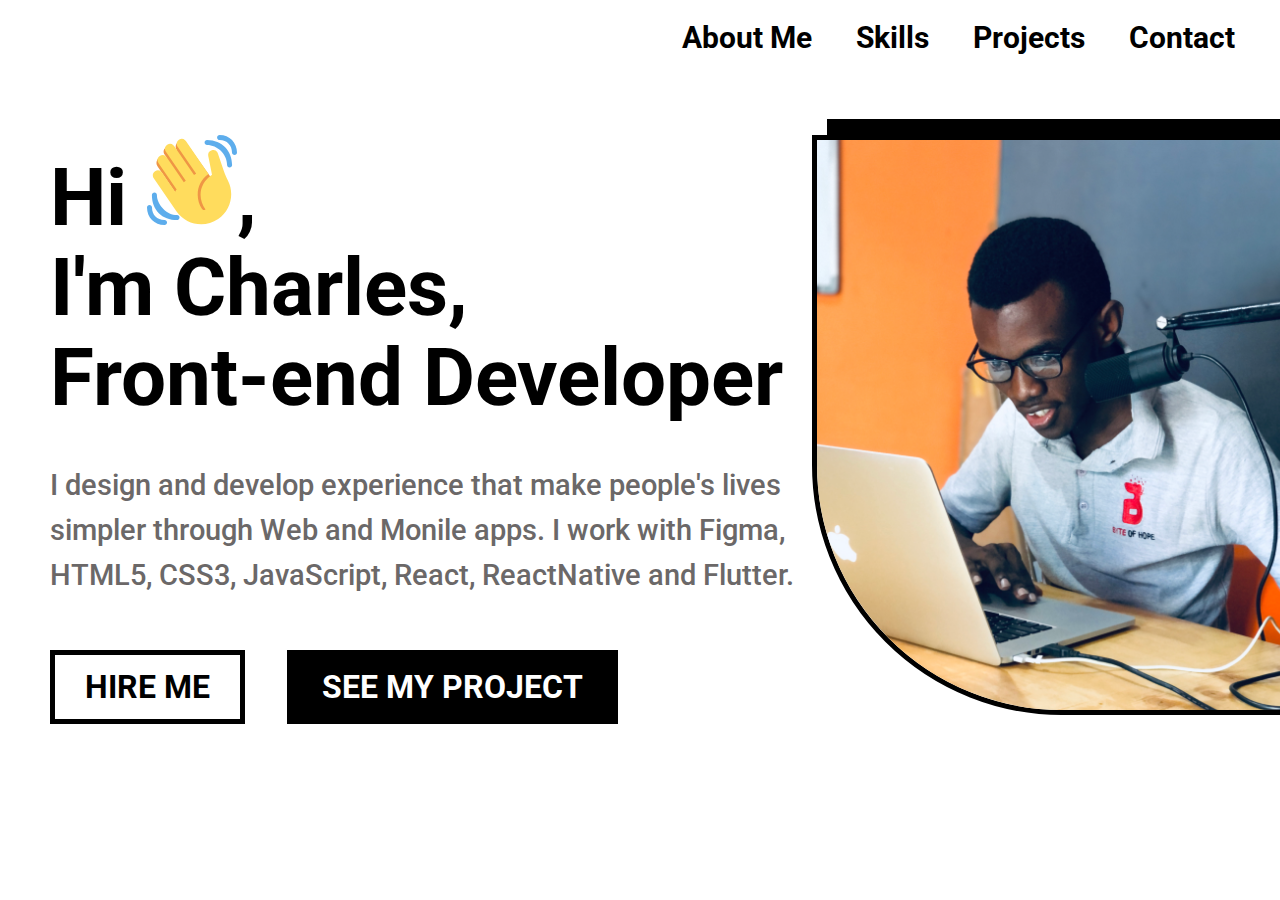
<file: index.html>
<!DOCTYPE html>
<html>
    <head>
        <link rel="stylesheet" href="style.css">
        <link rel="preconnect" href="https://fonts.googleapis.com">
<link rel="preconnect" href="https://fonts.gstatic.com" crossorigin>
<link href="https://fonts.googleapis.com/css2?family=Raleway:wght@100&family=Roboto:ital,wght@0,100;0,300;0,400;0,500;0,700;0,900;1,100;1,300;1,400;1,500;1,700;1,900&display=swap" rel="stylesheet">
    </head>
    <body> 
         <div class="container">
                <header>
                <div class="nav-bar">
                    <ul>
                        <li><a href="#">About Me</a></li>
                        <li><a href="#">Skills</a></li>
                        <li><a href="#">Projects</a></li>
                        <li><a href="#">Contact</a></li>
                    </ul>
                </div>
                </header>
                 <div class="container1">  

                    <div class="content">
                    
                        <h1>Hi
                             <svg xmlns="http://www.w3.org/2000/svg" width="90" height="90" viewBox="0 0 90 90" fill="none">
                            <path d="M12.1666 22.7895C14.5194 21.1451 18.066 21.4605 20.1785 23.205L17.7557 19.6834C15.8059 16.9027 16.5042 13.8942 19.2874 11.9419C22.0707 9.99711 29.9574 15.2257 29.9574 15.2257C27.9901 12.4174 28.358 8.85828 31.1663 6.88848C33.9746 4.92619 37.8491 5.60448 39.8164 8.41776L65.8968 45.2607L62.5729 77.4858L34.8331 67.369L10.6374 31.4947C8.65254 28.6689 9.33834 24.7718 12.1666 22.7895Z" fill="#EF9645"/> 
                             <path d="M6.74521 43.2857C6.74521 43.2857 3.91191 39.1559 8.04423 36.3251C12.1715 33.4943 15.0023 37.6216 15.0023 37.6216L28.1452 56.789C28.5982 56.0331 29.0938 55.2872 29.6469 54.5514L11.4057 27.9528C11.4057 27.9528 8.57485 23.8255 12.7047 20.9947C16.832 18.1639 19.6628 22.2912 19.6628 22.2912L36.8203 47.3129C37.4585 46.7923 38.1118 46.2692 38.7851 45.7561L18.8944 16.7448C18.8944 16.7448 16.0636 12.6174 20.1934 9.78664C24.3207 6.95584 27.1515 11.0832 27.1515 11.0832L47.0422 40.0895C47.7731 39.6415 48.4964 39.2535 49.2223 38.843L30.6306 11.7314C30.6306 11.7314 27.7998 7.6041 31.9271 4.7733C36.0544 1.94249 38.8852 6.06981 38.8852 6.06981L58.5431 34.7383L61.5316 39.0983C49.1472 47.5933 47.9683 63.5744 55.0441 73.8939C56.4582 75.9588 58.5231 74.5447 58.5231 74.5447C50.0307 62.1577 52.6237 48.239 65.0107 39.7466L61.3589 21.4703C61.3589 21.4703 59.9948 16.6547 64.808 15.2881C69.6236 13.924 70.9902 18.7396 70.9902 18.7396L75.2076 31.2642C76.8795 36.23 78.6591 41.1783 81.0144 45.8587C87.6646 59.0741 83.6925 75.4983 71.1529 84.1008C57.4744 93.4793 38.7751 89.9927 29.3941 76.3168L6.74521 43.2857Z" fill="#FFDC5D"/>
                             <path d="M30.0351 80.0934C20.0234 80.0934 9.90662 69.9766 9.90662 59.9649C9.90662 58.5808 8.89294 57.462 7.50882 57.462C6.12471 57.462 4.90078 58.5808 4.90078 59.9649C4.90078 74.9824 15.0176 85.0992 30.0351 85.0992C31.4192 85.0992 32.538 83.8753 32.538 82.4912C32.538 81.1071 31.4192 80.0934 30.0351 80.0934Z" fill="#5DADEC"/>
                             <path d="M17.5204 84.9942C10.0117 84.9942 5.00584 79.9884 5.00584 72.4796C5.00584 71.0955 3.88703 69.9767 2.50292 69.9767C1.11881 69.9767 0 71.0955 0 72.4796C0 82.4913 7.50876 90.0001 17.5204 90.0001C18.9046 90.0001 20.0234 88.8813 20.0234 87.4971C20.0234 86.113 18.9046 84.9942 17.5204 84.9942ZM60.0701 4.90078C58.6885 4.90078 57.5672 6.02209 57.5672 7.4037C57.5672 8.78531 58.6885 9.90662 60.0701 9.90662C70.0818 9.90662 80.0934 18.8896 80.0934 29.93C80.0934 31.3116 81.2148 32.4329 82.5964 32.4329C83.978 32.4329 85.0993 31.3116 85.0993 29.93C85.0993 16.1289 75.0876 4.90078 60.0701 4.90078Z" fill="#5DADEC"/>
                             <path d="M72.5847 0C71.2031 0 70.0818 1.01619 70.0818 2.3978C70.0818 3.77941 71.2031 5.00584 72.5847 5.00584C80.0935 5.00584 84.9942 10.5748 84.9942 17.4153C84.9942 18.7969 86.2181 19.9182 87.6022 19.9182C88.9863 19.9182 90 18.7969 90 17.4153C90 7.81161 82.5964 0 72.5847 0Z" fill="#5DADEC"/>
                            </svg>, 
                        </h1>
                        <h1>I'm Charles,</h1>
                        <h1>Front-end Developer</h1> 
            
                        <p>I design and develop experience that make people's lives simpler through Web and Monile apps. I work with Figma, HTML5, CSS3, JavaScript, React, ReactNative and Flutter.</p>
            
                         <div class="call">
                         <a href="#" class="btn">HIRE ME</a>
                         <a href="#" class="btn btn2">SEE MY PROJECT</a>
                        </div>
            
                    </div>  
        
                    <div class="image-section">
                        <img src="images/me.png" alt="smiling boy">
                        <div class="black-box"></div>
                    </div>
        
                </div>
            </div>    
    </body>
</html>
</file>
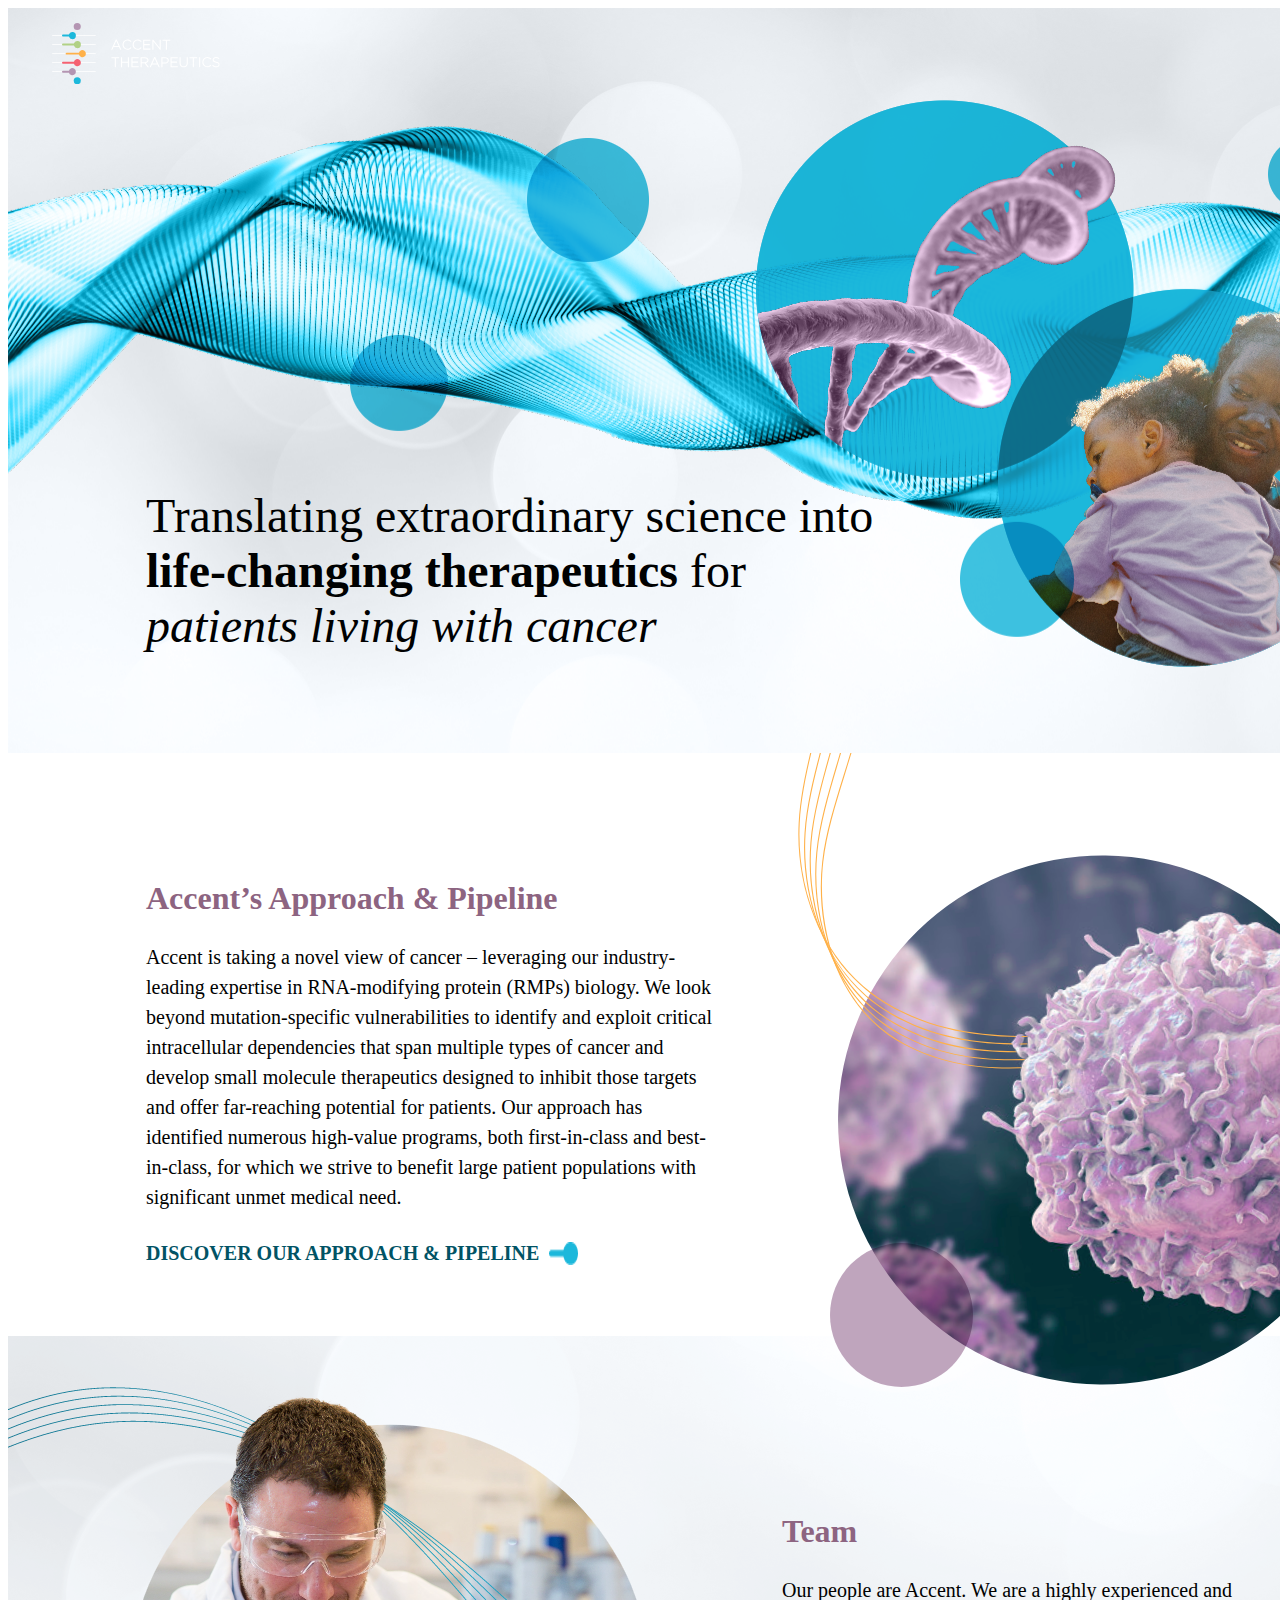
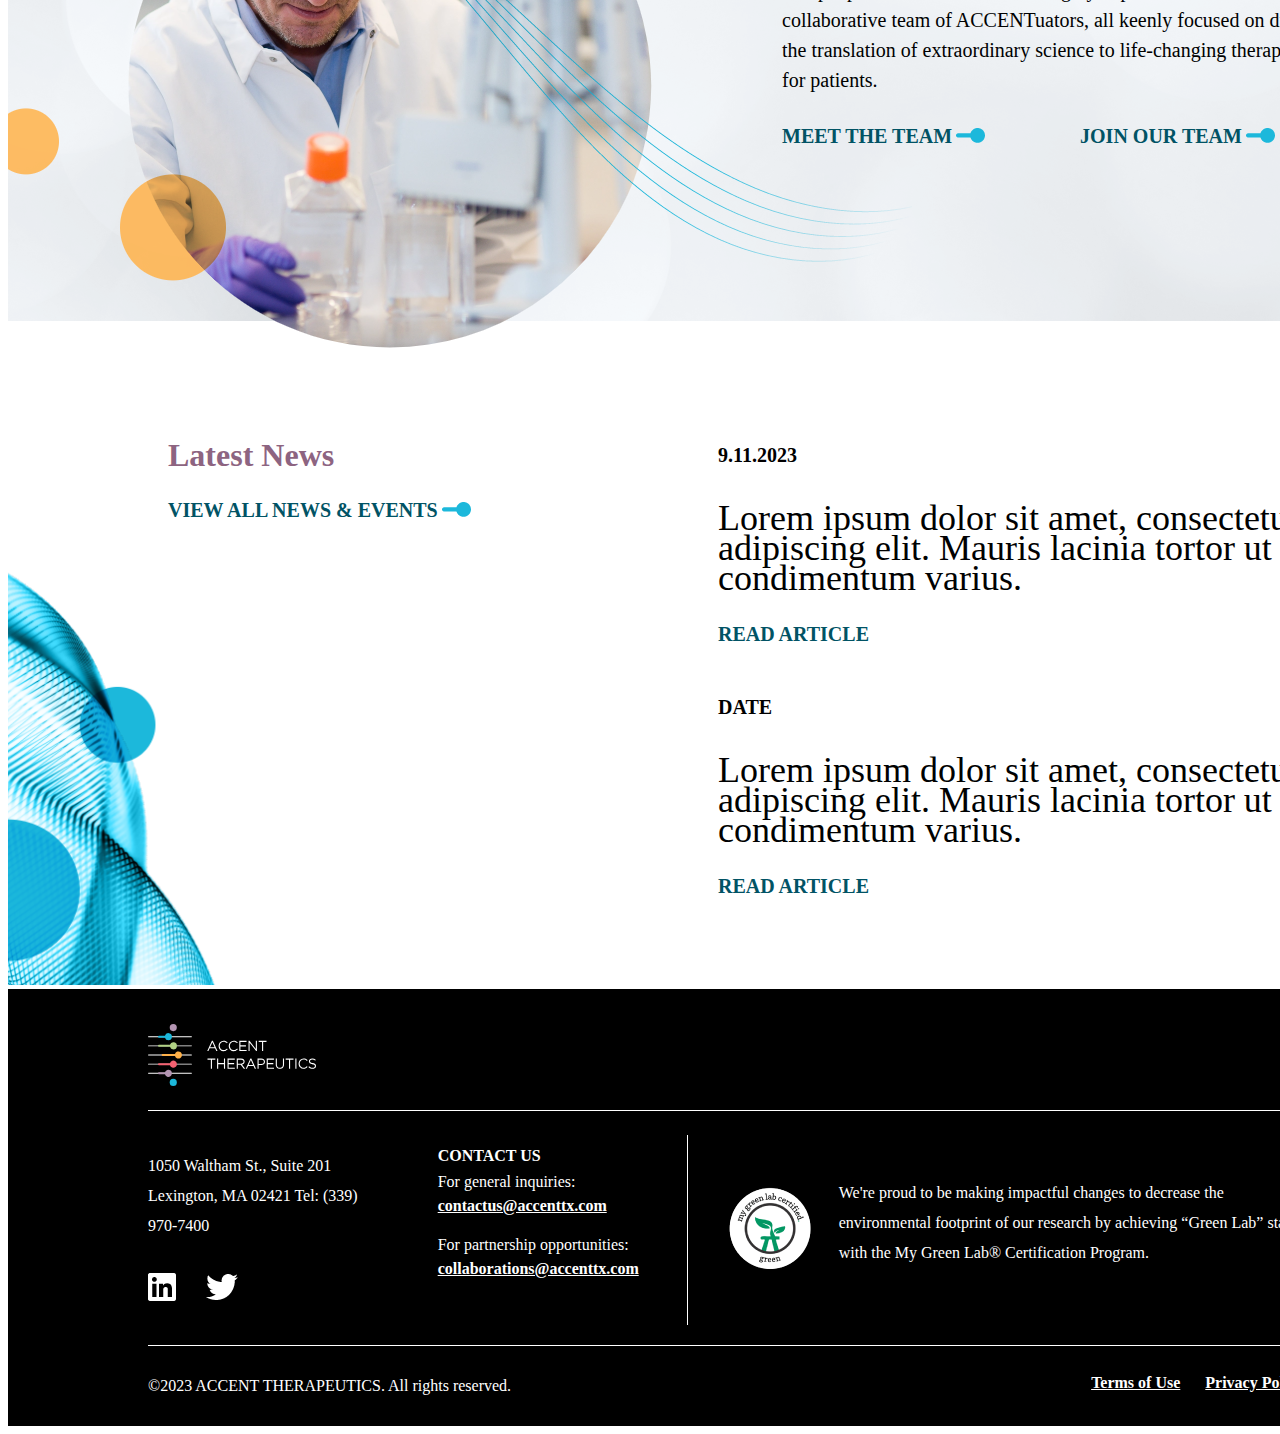
<file: AccentTx.html>
<!DOCTYPE html>
<html lang="en">

<head>
    <meta charset="UTF-8">
    <meta name="viewport" content="width=device-width, initial-scale=1.0">
    <link rel="preconnect" href="https://fonts.googleapis.com">
    <link rel="preconnect" href="https://fonts.gstatic.com" crossorigin>
    <link
        href="https://fonts.googleapis.com/css2?family=Montserrat:ital,wght@0,100;0,200;0,300;0,400;0,500;0,600;0,700;0,800;0,900;1,100;1,200;1,300;1,400;1,500;1,600;1,700;1,800;1,900&family=Raleway:wght@100&family=Roboto:ital,wght@0,100;0,300;0,400;0,500;0,700;0,900;1,100;1,300;1,400;1,500;1,700;1,900&display=swap"
        rel="stylesheet">
    <link rel="stylesheet" href="AccentTx.css">
    <title>Home Page</title>
</head>

<body>
    <div class="container">
        <div class="hero-section">
            <header class="nav-bar">
                <div class="media">
                    <svg xmlns="http://www.w3.org/2000/svg" xmlns:xlink="http://www.w3.org/1999/xlink" width="167.737"
                        height="61.28" viewBox="0 0 167.737 61.28">
                        <defs>
                            <clipPath id="clip-path">
                                <rect id="Rectangle_3505" data-name="Rectangle 3505" width="167.737" height="61.28"
                                    fill="none" />
                            </clipPath>
                        </defs>
                        <g id="AccentTX_Full_Color_Logo" data-name="AccentTX Full Color Logo"
                            transform="translate(0 0)">
                            <g id="Group_15520" data-name="Group 15520" transform="translate(0 0)"
                                clip-path="url(#clip-path)">
                                <path id="Path_1248" data-name="Path 1248"
                                    d="M.415,26.214a.415.415,0,0,1,0-.831h43.04a.415.415,0,1,1,0,.831Z"
                                    transform="translate(0 -13.218)" fill="#fff" fill-rule="evenodd" />
                                <path id="Path_1249" data-name="Path 1249"
                                    d="M.415,45.056a.415.415,0,0,1,0-.831h43.04a.415.415,0,1,1,0,.831Z"
                                    transform="translate(0 -23.03)" fill="#fff" fill-rule="evenodd" />
                                <path id="Path_1250" data-name="Path 1250"
                                    d="M.415,63.9a.415.415,0,0,1,0-.831h43.04a.415.415,0,1,1,0,.831Z"
                                    transform="translate(0 -32.842)" fill="#fff" fill-rule="evenodd" />
                                <path id="Path_1251" data-name="Path 1251"
                                    d="M.415,82.74a.415.415,0,0,1,0-.831h43.04a.415.415,0,1,1,0,.831Z"
                                    transform="translate(0 -42.654)" fill="#fff" fill-rule="evenodd" />
                                <path id="Path_1252" data-name="Path 1252"
                                    d="M.415,101.581a.415.415,0,0,1,0-.831h43.04a.415.415,0,1,1,0,.831Z"
                                    transform="translate(0 -52.466)" fill="#fff" fill-rule="evenodd" />
                                <path id="Path_1253" data-name="Path 1253"
                                    d="M48.788,113.051a3.55,3.55,0,1,0,3.55,3.55,3.55,3.55,0,0,0-3.55-3.55"
                                    transform="translate(-23.558 -58.872)" fill="#1cb8db" fill-rule="evenodd" />
                                <path id="Path_1254" data-name="Path 1254"
                                    d="M45.237,3.55A3.551,3.551,0,1,0,48.787,0a3.55,3.55,0,0,0-3.55,3.55"
                                    transform="translate(-23.557 0)" fill="#b495b2" fill-rule="evenodd" />
                                <path id="Path_1255" data-name="Path 1255"
                                    d="M32.772,79.909a3.551,3.551,0,1,0,0-1.983H21.834a.991.991,0,1,0,0,1.983Z"
                                    transform="translate(-10.854 -39.248)" fill="#f56171" fill-rule="evenodd" />
                                <path id="Path_1256" data-name="Path 1256"
                                    d="M41.716,61.067a3.551,3.551,0,1,0,0-1.983H29.4a.991.991,0,1,0,0,1.983Z"
                                    transform="translate(-14.795 -29.435)" fill="#ffb149" fill-rule="evenodd" />
                                <path id="Path_1257" data-name="Path 1257"
                                    d="M36.183,44.785a3.55,3.55,0,1,0-3.41-4.542H21.834a.991.991,0,1,0,0,1.983H32.772a3.552,3.552,0,0,0,3.41,2.559"
                                    transform="translate(-10.854 -19.624)" fill="#b1d185" fill-rule="evenodd" />
                                <path id="Path_1258" data-name="Path 1258"
                                    d="M31.181,25.943a3.55,3.55,0,1,0-3.41-4.542H21.834a.991.991,0,0,0,0,1.983h5.936a3.553,3.553,0,0,0,3.41,2.559"
                                    transform="translate(-10.854 -9.812)" fill="#1cb8db" fill-rule="evenodd" />
                                <path id="Path_1259" data-name="Path 1259"
                                    d="M27.77,98.75a3.551,3.551,0,1,0,0-1.983H21.834a.991.991,0,1,0,0,1.983Z"
                                    transform="translate(-10.854 -49.059)" fill="#b495b2" fill-rule="evenodd" />
                                <path id="Path_1260" data-name="Path 1260"
                                    d="M131.243,41.91H125.83L124.609,44.6h-1.173l4.654-10.063h.936L133.678,44.6h-1.214Zm8.508,2.853a4.9,4.9,0,0,1-3.564-1.494,4.983,4.983,0,0,1-1.035-1.635,5.45,5.45,0,0,1-.37-2.006V39.6a5.332,5.332,0,0,1,.377-1.993,5.246,5.246,0,0,1,1.04-1.646,4.842,4.842,0,0,1,3.579-1.523,5.9,5.9,0,0,1,1.207.114,4.721,4.721,0,0,1,1.008.33,5.24,5.24,0,0,1,.868.507,8.244,8.244,0,0,1,.781.639l.147.136-.783.8-.14-.134a7.424,7.424,0,0,0-.641-.548,3.987,3.987,0,0,0-.7-.425,4.125,4.125,0,0,0-.812-.281,4.077,4.077,0,0,0-.949-.1,3.7,3.7,0,0,0-2.745,1.179,4.119,4.119,0,0,0-.812,1.3,4.371,4.371,0,0,0-.295,1.616V39.6a4.337,4.337,0,0,0,.3,1.622,4.191,4.191,0,0,0,.819,1.31,3.787,3.787,0,0,0,1.221.875,3.656,3.656,0,0,0,1.524.319,3.836,3.836,0,0,0,1.724-.364,5.7,5.7,0,0,0,1.445-1.075l.136-.135.763.741-.145.14a9.1,9.1,0,0,1-.806.694,5.16,5.16,0,0,1-.9.549,5.033,5.033,0,0,1-1.035.357,5.355,5.355,0,0,1-1.211.129m10.125,0a4.893,4.893,0,0,1-3.564-1.494,4.99,4.99,0,0,1-1.035-1.635,5.45,5.45,0,0,1-.37-2.006V39.6a5.323,5.323,0,0,1,.377-1.993,5.246,5.246,0,0,1,1.041-1.646,4.842,4.842,0,0,1,3.579-1.523,5.894,5.894,0,0,1,1.207.114,4.729,4.729,0,0,1,1.008.33,5.323,5.323,0,0,1,.869.507,8.224,8.224,0,0,1,.78.639l.148.136-.783.8-.14-.133a7.759,7.759,0,0,0-.641-.549,4,4,0,0,0-.7-.425,4.141,4.141,0,0,0-.813-.281,4.03,4.03,0,0,0-.949-.1,3.7,3.7,0,0,0-2.744,1.179,4.12,4.12,0,0,0-.812,1.3,4.381,4.381,0,0,0-.3,1.616V39.6a4.347,4.347,0,0,0,.3,1.622,4.2,4.2,0,0,0,.819,1.31,3.792,3.792,0,0,0,1.221.875,3.659,3.659,0,0,0,1.524.319,3.832,3.832,0,0,0,1.723-.364,5.618,5.618,0,0,0,1.445-1.074l.136-.136.763.741-.145.14a9.1,9.1,0,0,1-.806.694,5.129,5.129,0,0,1-.9.549,5.047,5.047,0,0,1-1.034.357,5.351,5.351,0,0,1-1.21.129m6.685-9.123v3.408h5.5v1.036h-5.5v3.477h6.188V44.6h-7.292V34.6h7.223V35.64Zm15.386,6.953V34.6h1.077V44.6H172.2l-6.473-8.167V44.6h-1.077V34.6h.962Zm6.2-6.953H174.8V34.6h7.8V35.64h-3.347V44.6h-1.1ZM127.031,53.157h-3.348V52.12h7.8v1.036h-3.347v8.959h-1.1Zm7.333,3.423h5.755V52.12h1.1v9.995h-1.1v-4.5h-5.755v4.5h-1.1V52.12h1.1Zm10.427-3.423v3.409h5.5V57.6h-5.5v3.477h6.188v1.036h-7.292V52.12h7.223v1.036Zm13.288,4.8,3.213,4.159h-1.4l-3.06-3.978h-2.85v3.978h-1.1V52.12h4.229a4.747,4.747,0,0,1,1.646.266,3.283,3.283,0,0,1,1.195.738,2.687,2.687,0,0,1,.577.866,2.72,2.72,0,0,1,.207,1.056v.028a2.8,2.8,0,0,1-.23,1.156,2.647,2.647,0,0,1-.637.882,3.261,3.261,0,0,1-.948.591,4.618,4.618,0,0,1-.839.253m11.592,1.47h-5.414l-1.221,2.689h-1.173l4.653-10.063h.936l4.654,10.063h-1.214Zm5.069-.892v3.581h-1.1V52.12h3.68a5.157,5.157,0,0,1,1.5.208,3.541,3.541,0,0,1,1.189.61,2.812,2.812,0,0,1,.788.987,3.037,3.037,0,0,1,.28,1.327v.027a3.038,3.038,0,0,1-.324,1.421,3,3,0,0,1-.872,1.026,3.831,3.831,0,0,1-1.258.608,5.462,5.462,0,0,1-1.486.2Zm9.164-5.378v3.409h5.5V57.6h-5.5v3.477h6.188v1.036H182.8V52.12h7.224v1.036Zm12.07,9.11a4.736,4.736,0,0,1-1.653-.28A3.646,3.646,0,0,1,193,61.146a3.8,3.8,0,0,1-.861-1.366,5.277,5.277,0,0,1-.3-1.852V52.12h1.105v5.739a3.611,3.611,0,0,0,.8,2.508A2.932,2.932,0,0,0,196,61.23a3.56,3.56,0,0,0,1.248-.208,2.461,2.461,0,0,0,.935-.61,2.778,2.778,0,0,0,.6-1.027A4.5,4.5,0,0,0,199,57.927V52.12h1.1v5.725a5.5,5.5,0,0,1-.3,1.885,3.88,3.88,0,0,1-.854,1.393,3.6,3.6,0,0,1-1.312.855,4.663,4.663,0,0,1-1.667.288m9.105-9.11h-3.347V52.12h7.8v1.036h-3.348v8.959h-1.1ZM211.4,52.12h1.1v9.995h-1.1Zm8.208,10.16a4.884,4.884,0,0,1-3.564-1.494,4.983,4.983,0,0,1-1.035-1.634,5.451,5.451,0,0,1-.37-2.007v-.027a5.326,5.326,0,0,1,.377-1.994,5.25,5.25,0,0,1,1.04-1.646,4.84,4.84,0,0,1,3.579-1.523,5.9,5.9,0,0,1,1.207.114,4.733,4.733,0,0,1,1.009.329,5.337,5.337,0,0,1,.869.507,8.039,8.039,0,0,1,.78.639l.147.137-.783.8-.14-.134a7.516,7.516,0,0,0-.641-.548,3.973,3.973,0,0,0-.7-.425,4.157,4.157,0,0,0-.812-.281,4.083,4.083,0,0,0-.949-.1,3.7,3.7,0,0,0-2.744,1.179,4.145,4.145,0,0,0-.812,1.3,4.383,4.383,0,0,0-.3,1.616v.027a4.343,4.343,0,0,0,.3,1.621,4.2,4.2,0,0,0,.819,1.312,3.777,3.777,0,0,0,1.221.874,3.649,3.649,0,0,0,1.524.319,3.834,3.834,0,0,0,1.723-.363,5.68,5.68,0,0,0,1.445-1.075l.137-.136.762.741-.145.141a8.885,8.885,0,0,1-.806.694,5.146,5.146,0,0,1-.9.549,5.02,5.02,0,0,1-1.034.357,5.382,5.382,0,0,1-1.211.128M230.443,58.4a2.913,2.913,0,0,0-.777-.416,8.388,8.388,0,0,0-1.314-.354,9.3,9.3,0,0,1-1.513-.428,3.867,3.867,0,0,1-1.062-.594,2.136,2.136,0,0,1-.624-.823,2.693,2.693,0,0,1-.194-1.05V54.7a2.37,2.37,0,0,1,.254-1.084,2.727,2.727,0,0,1,.694-.864,3.268,3.268,0,0,1,1.037-.57,4.016,4.016,0,0,1,1.3-.2,5.314,5.314,0,0,1,1.873.3,5.693,5.693,0,0,1,1.542.91l.152.122-.7.872-.153-.131a4.293,4.293,0,0,0-1.317-.8,4.234,4.234,0,0,0-1.422-.235,2.877,2.877,0,0,0-.906.134,2.2,2.2,0,0,0-.68.358,1.541,1.541,0,0,0-.422.511,1.351,1.351,0,0,0-.143.612v.027a1.76,1.76,0,0,0,.1.624,1.163,1.163,0,0,0,.367.481,2.85,2.85,0,0,0,.8.427,9.156,9.156,0,0,0,1.37.376,5.87,5.87,0,0,1,2.5,1.01,2.279,2.279,0,0,1,.81,1.829v.028a2.572,2.572,0,0,1-.26,1.149,2.688,2.688,0,0,1-.71.9,3.275,3.275,0,0,1-1.065.569,4.284,4.284,0,0,1-1.343.2,5.589,5.589,0,0,1-2.153-.4,6.545,6.545,0,0,1-1.846-1.187l-.144-.128.727-.834.148.138a6.515,6.515,0,0,0,.766.62,4.186,4.186,0,0,0,.767.42,4.3,4.3,0,0,0,.827.249,4.9,4.9,0,0,0,.95.085,3.056,3.056,0,0,0,.928-.134,2.169,2.169,0,0,0,.7-.364,1.654,1.654,0,0,0,.442-.541,1.461,1.461,0,0,0,.157-.672v-.028a1.7,1.7,0,0,0-.1-.615,1.137,1.137,0,0,0-.365-.466M130.764,40.873l-2.221-4.889-2.233,4.889Zm23.218,12.283V57.1h3.042a3.774,3.774,0,0,0,1.063-.143,2.521,2.521,0,0,0,.822-.4,1.85,1.85,0,0,0,.529-.623,1.792,1.792,0,0,0,.19-.838v-.027a1.658,1.658,0,0,0-.645-1.386,3.112,3.112,0,0,0-1.917-.524Zm15.21,5.233L166.97,53.5l-2.233,4.889Zm5.547-5.233V57.5h2.438a4.031,4.031,0,0,0,1.164-.155,2.619,2.619,0,0,0,.875-.444,2.012,2.012,0,0,0,.557-.686,1.975,1.975,0,0,0,.2-.892v-.028a2.108,2.108,0,0,0-.193-.929,1.809,1.809,0,0,0-.54-.655,2.587,2.587,0,0,0-.855-.41,4.1,4.1,0,0,0-1.126-.143Z"
                                    transform="translate(-64.28 -17.934)" fill="#fff" fill-rule="evenodd" />
                            </g>
                        </g>
                    </svg>

                    <!-- <img src="images/AccentTX Full Color Logo.svg" alt=""> -->
                </div>
                <div class="content">
                    <h1>Translating extraordinary science into <span class="hero-section-span">life-changing
                            therapeutics</span> for <span style="font-style: italic;">patients living with cancer</span>
                    </h1>
                </div>
            </header>
        </div>

        <!-- main content -->
        <div class="content">
            <div class="approach-pipeline">
                <div class="col-1">
                    <h2>Accent’s Approach & Pipeline</h2>
                    <p>Accent is taking a novel view of cancer – leveraging our industry-leading expertise in
                        RNA-modifying protein (RMPs) biology. We look beyond mutation-specific vulnerabilities to
                        identify and exploit critical intracellular dependencies that span multiple types of cancer and
                        develop small molecule therapeutics designed to inhibit those targets and offer far-reaching
                        potential for patients. Our approach has identified numerous high-value programs, both
                        first-in-class and best-in-class, for which we strive to benefit large patient populations with
                        significant unmet medical need.</p>
                    <div class="call">
                        <a href="#">DISCOVER OUR APPROACH & PIPELINE</a>
                        <img src="images/Path 19351.png" alt="">
                    </div>
                </div>
                <div class="col-2">
                    <div class="media">
                        <img src="images/SciencePhoto-f0343347_Cell-Homepage_Desktop.png" alt="">
                    </div>
                </div>

            </div>
            <!--team  -->
            <div class="team">
                <div class="col-1">
                    <div class="media">
                        <img src="images/Team Image.png" alt="">
                    </div>
                </div>
                <div class="col-2">
                    <h2>Team</h2>
                    <p>Our people are Accent. We are a highly experienced and collaborative team of ACCENTuators, all
                        keenly focused on driving the translation of extraordinary science to life-changing therapies
                        for patients.</p>
                    <div class="call">
                        <div class="link">
                            <a href="#">MEET THE TEAM</a>
                            <img src="images/Path 19351.png" alt="">
                        </div>
                        <div class="link link-2">
                            <a href="#">JOIN OUR TEAM</a>
                            <img src="images/Path 19351.png" alt="">
                        </div>
                    </div>
                </div>
            </div>


            <!-- latest News -->
            <div class="latest-news">
                <div class="col-1">
                    <div class="media">
                        <img src="images/Wave - News and Events@2x.png" alt="">
                    </div>
                </div>
                <div class="content-col">
                    <div class="col-2">
                        <h2>Latest News</h2>
                        <div class="link">
                            <a href="#">VIEW ALL NEWS & EVENTS</a>
                            <img src="images/Path 19351.png" alt="">
                        </div>
                    </div>
                    <div class="col-3">
                        <div class="row-1">
                            <h5>9.11.2023</h5>
                            <p>Lorem ipsum dolor sit amet, consectetur adipiscing elit. Mauris lacinia tortor ut
                                condimentum varius.</p>
                            <div class="link">
                                <a href="#">READ ARTICLE</a>
                            </div>
                        </div>
                        <div class="row-2">
                            <h5>DATE</h5>
                            <p>Lorem ipsum dolor sit amet, consectetur adipiscing elit. Mauris lacinia tortor ut
                                condimentum varius.</p>
                            <div class="link">
                                <a href="#">READ ARTICLE</a>
                            </div>
                        </div>
                    </div>
                </div>

            </div>
        </div>
        <!-- footer sections  -->
        <div class="content">
            <section class="footer-section ">
                <div class="footer">
                    <div class="col-1">
                        <div class="media">
                            <img src="images/AccentTX Full Color Logo.svg" alt="">
                        </div>
                    </div>
                    <div class="hor-1"></div>
                    <div class="col-2">

                        <div class="row-1">
                            <p>1050 Waltham St., Suite 201
                                Lexington, MA 02421
                                Tel: (339) 970-7400</p>
                            <div class="social">
                                <img src="images/linkedin.png" alt="">
                                <img src="images/twitter.png" alt="">
                            </div>
                        </div>
                        <div class="row-2">
                            <div class="contact">
                                <p style="font-weight: bold;">CONTACT US</p>
                                <p>For general inquiries:</p>
                                <a href="#">contactus@accenttx.com</a>
                            </div>
                            <div class="link">
                                <p>For partnership opportunities:</p>
                                <a href="#" class="mail">collaborations@accenttx.com</a>
                            </div>
                        </div>

                        <div class="row-3"></div>
                        <div class="row-4">
                            <div class="col-1">
                                <div class="logo">
                                    <img src="images/Green Lab Certified_Logo.png" alt="">
                                </div>
                            </div>
                            <div class="col-2">
                                <p>We're proud to be making impactful changes to decrease the environmental footprint of
                                    our research by achieving “Green Lab” status with the My Green Lab® Certification
                                    Program.</p>
                            </div>
                        </div>
                    </div>
                    <div class="hor-2"></div>
                    <div class="col-3">
                        <div class="row-1">
                            <p>©2023 ACCENT THERAPEUTICS. All rights reserved.</p>
                        </div>
                        <div class="row-2">
                            <a href="#">Terms of Use</a>
                            <a href="#">Privacy Policy</a>
                        </div>
                    </div>
                </div>
        </div>

        </section>
    </div>

</body>

</html>
</file>
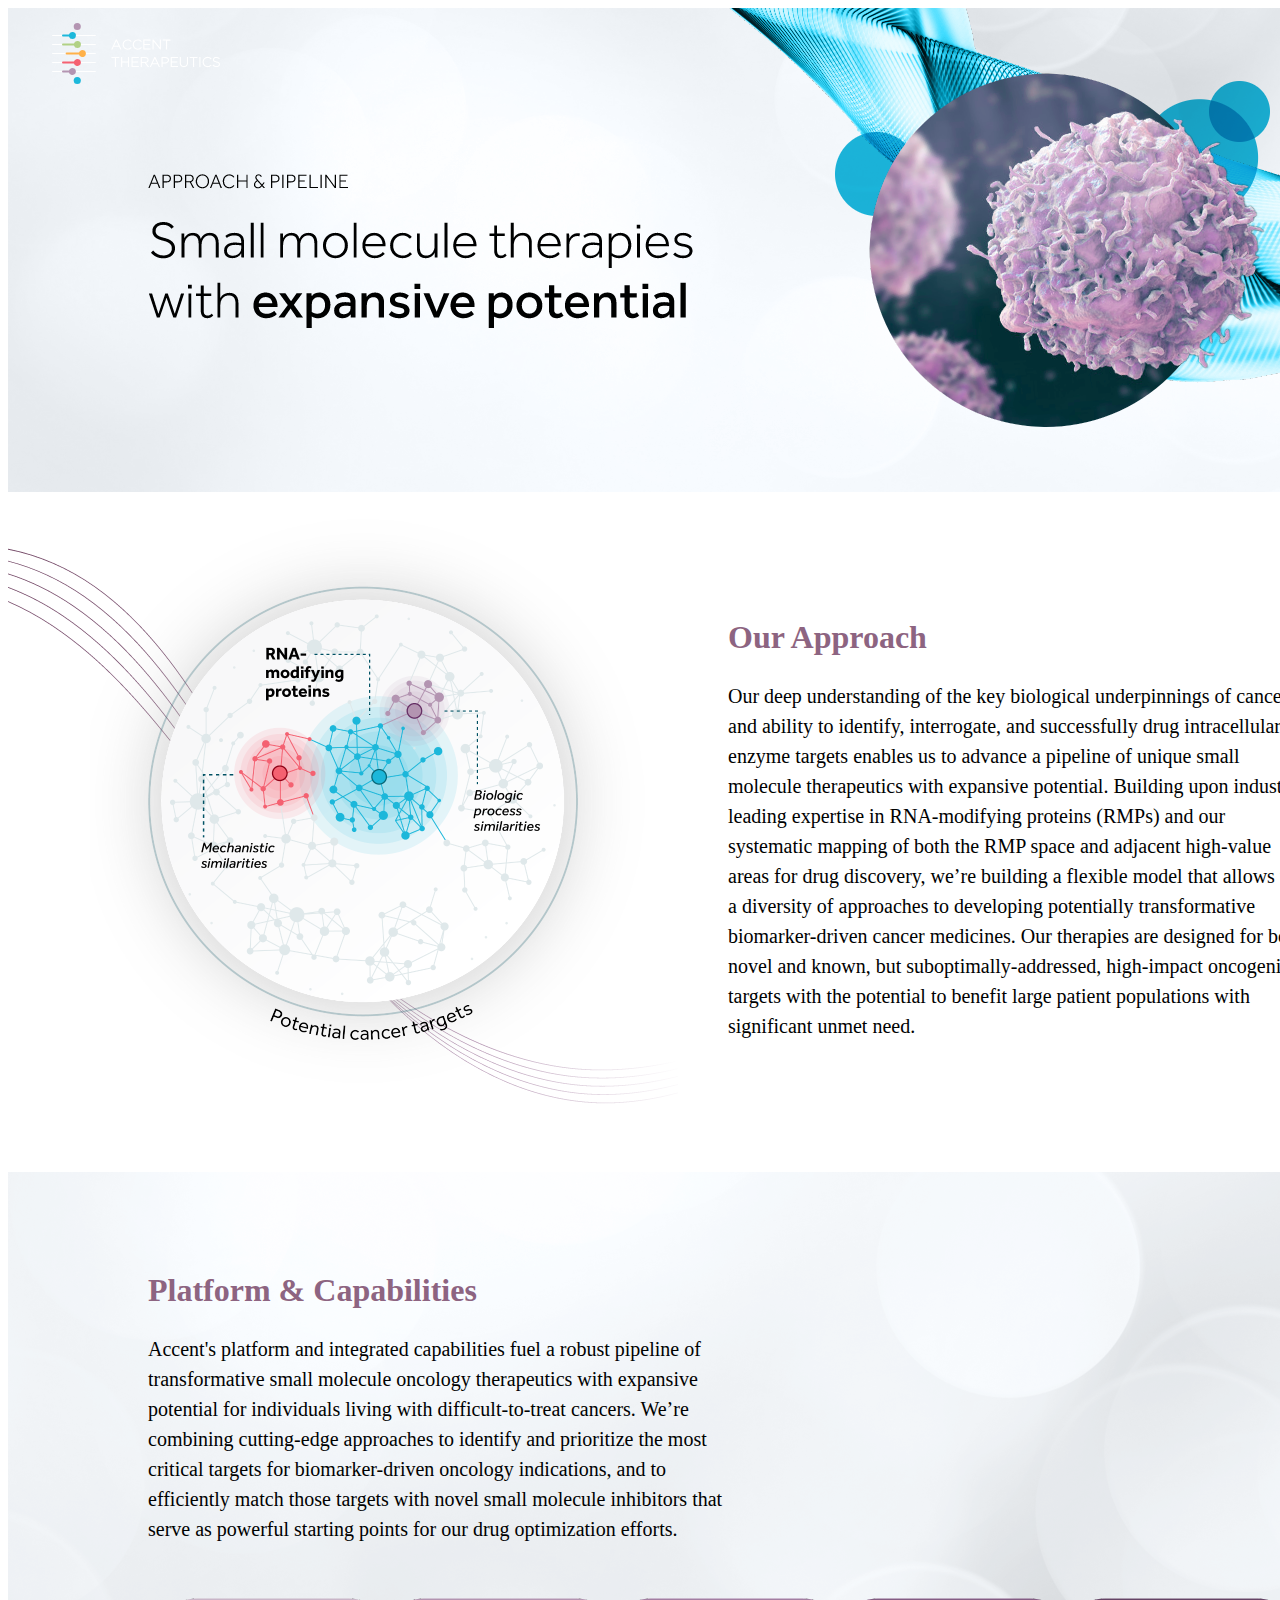
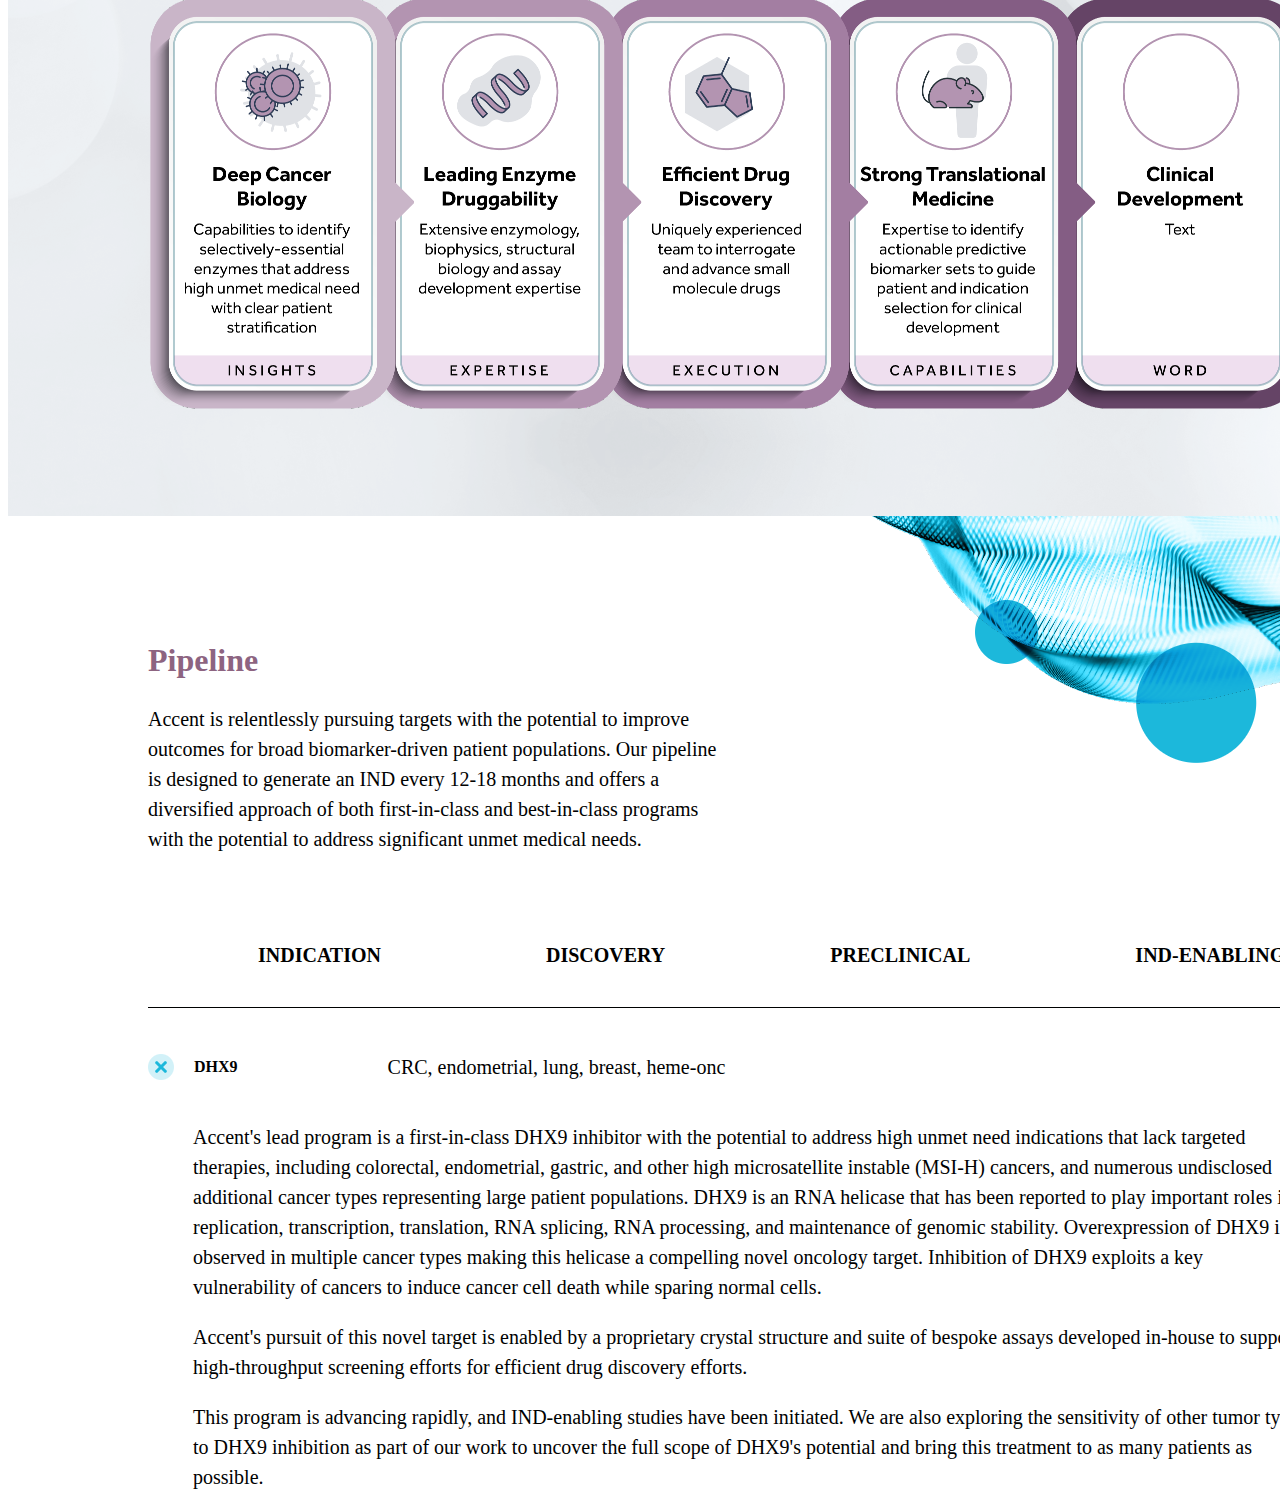
<file: approach.html>
<!DOCTYPE html>
<html lang="en">

<head>
    <meta charset="UTF-8">
    <meta name="viewport" content="width=device-width, initial-scale=1.0">
    <link rel="preconnect" href="https://fonts.googleapis.com">
<link rel="preconnect" href="https://fonts.gstatic.com" crossorigin>
<link href="https://fonts.googleapis.com/css2?family=Montserrat:ital,wght@0,100;0,200;0,300;0,400;0,500;0,600;0,700;0,800;0,900;1,100;1,200;1,300;1,400;1,500;1,600;1,700;1,800&family=Raleway:wght@100&family=Roboto:ital,wght@0,100;0,300;0,400;0,500;0,700;0,900;1,100;1,300;1,400;1,500;1,700;1,900&display=swap" rel="stylesheet">
    <link rel="stylesheet" href="approch.css">
    <title>Approach page</title>
</head>

<body>
   <div class="container">
    <!-- hero-section -->
    <div class="hero-section">
        <div class="nav-bar">
            <div class="media">
                <img src="images/AccentTX Full Color Logo.svg" alt="">
            </div>
        </div>
    </div>
    <!-- our Approach -->
    <div class="our-approach">
        <div class="content">
            <div class="row-1">
                <img src="images/Approach Image.png" alt="">
            </div>
            <div class="row-2">
                <h2>Our Approach</h2>
                <p>Our deep understanding of the key biological underpinnings of cancer and ability to identify, interrogate, and successfully drug intracellular enzyme targets enables us to advance a pipeline of unique small molecule therapeutics with expansive potential. Building upon industry-leading expertise in RNA-modifying proteins (RMPs) and our systematic mapping of both the RMP space and adjacent high-value areas for drug discovery, we’re building a flexible model that allows for a diversity of approaches to developing potentially transformative biomarker-driven cancer medicines. Our therapies are designed for both novel and known, but suboptimally-addressed, high-impact oncogenic targets with the potential to benefit large patient populations with significant unmet need.</p>
            </div>
        </div>
    </div>
    <!-- platform and capabilities -->
    <div class="platform">
        <div class="content">
            <h2>Platform & Capabilities</h2>
            <p>Accent's platform and integrated capabilities fuel a robust pipeline of transformative small molecule oncology therapeutics with expansive potential for individuals living with difficult-to-treat cancers. We’re combining cutting-edge approaches to identify and prioritize the most critical targets for biomarker-driven oncology indications, and to efficiently match those targets with novel small molecule inhibitors that serve as powerful starting points for our drug optimization efforts.</p>
            <div class="media">
                <img src="images/Platform Graphic.png" alt="">
            </div>
        </div>
    </div>
    <!-- pipeline -->
    <div class="pipeline">
        <div class="content">
            <div class="col-1">
                <div class="row-1">
                    <h2>Pipeline</h2>
                    <p>Accent is relentlessly pursuing targets with the potential to improve outcomes for broad biomarker-driven patient populations. Our pipeline is designed to generate an IND every 12-18 months and offers a diversified approach of both first-in-class and best-in-class programs with the potential to address significant unmet medical needs.</p>
                </div>
                <div class="row-2">
                    <img src="images/Wave - Pipeline.png" alt="">
                </div>
            </div>
            <div class="col-2">
                <h3>INDICATION</h3>
                <h3>DISCOVERY</h3>
                <h3>PRECLINICAL</h3>
                <h3>IND-ENABLING</h3>
            </div>
            <div class="col-3"></div>
            <div class="content-drop">
                <div class="col-4">
                    <div class="head">
                          <img src="images/Group 21212.png" alt=""> 
                          <h4>DHX9</h4>
                        <p>CRC, endometrial, lung, breast, heme-onc</p>
                    </div>
                    <div class="discription">
                        
                            <p>Accent's lead program is a first-in-class DHX9 inhibitor with the potential to address high unmet need indications that lack targeted therapies, including colorectal, endometrial, gastric, and other high microsatellite instable (MSI-H) cancers, and numerous undisclosed additional cancer types representing large patient populations. DHX9 is an RNA helicase that has been reported to play important roles in replication, transcription, translation, RNA splicing, RNA processing, and maintenance of genomic stability. Overexpression of DHX9 is observed in multiple cancer types making this helicase a compelling novel oncology target. Inhibition of DHX9 exploits a key vulnerability of cancers to induce cancer cell death while sparing normal cells.</p>
                            <p> Accent's pursuit of this novel target is enabled by a proprietary crystal structure and suite of bespoke assays developed in-house to support high-throughput screening efforts for efficient drug discovery efforts. </p>
                            <p>This program is advancing rapidly, and IND-enabling studies have been initiated. We are also exploring the sensitivity of other tumor types to DHX9 inhibition as part of our work to uncover the full scope of DHX9's potential and bring this treatment to as many patients as possible.</p>
                    </div>
                </div>
            </div>
        </div>
    </div>
   </div>
</body>

</html>
</file>
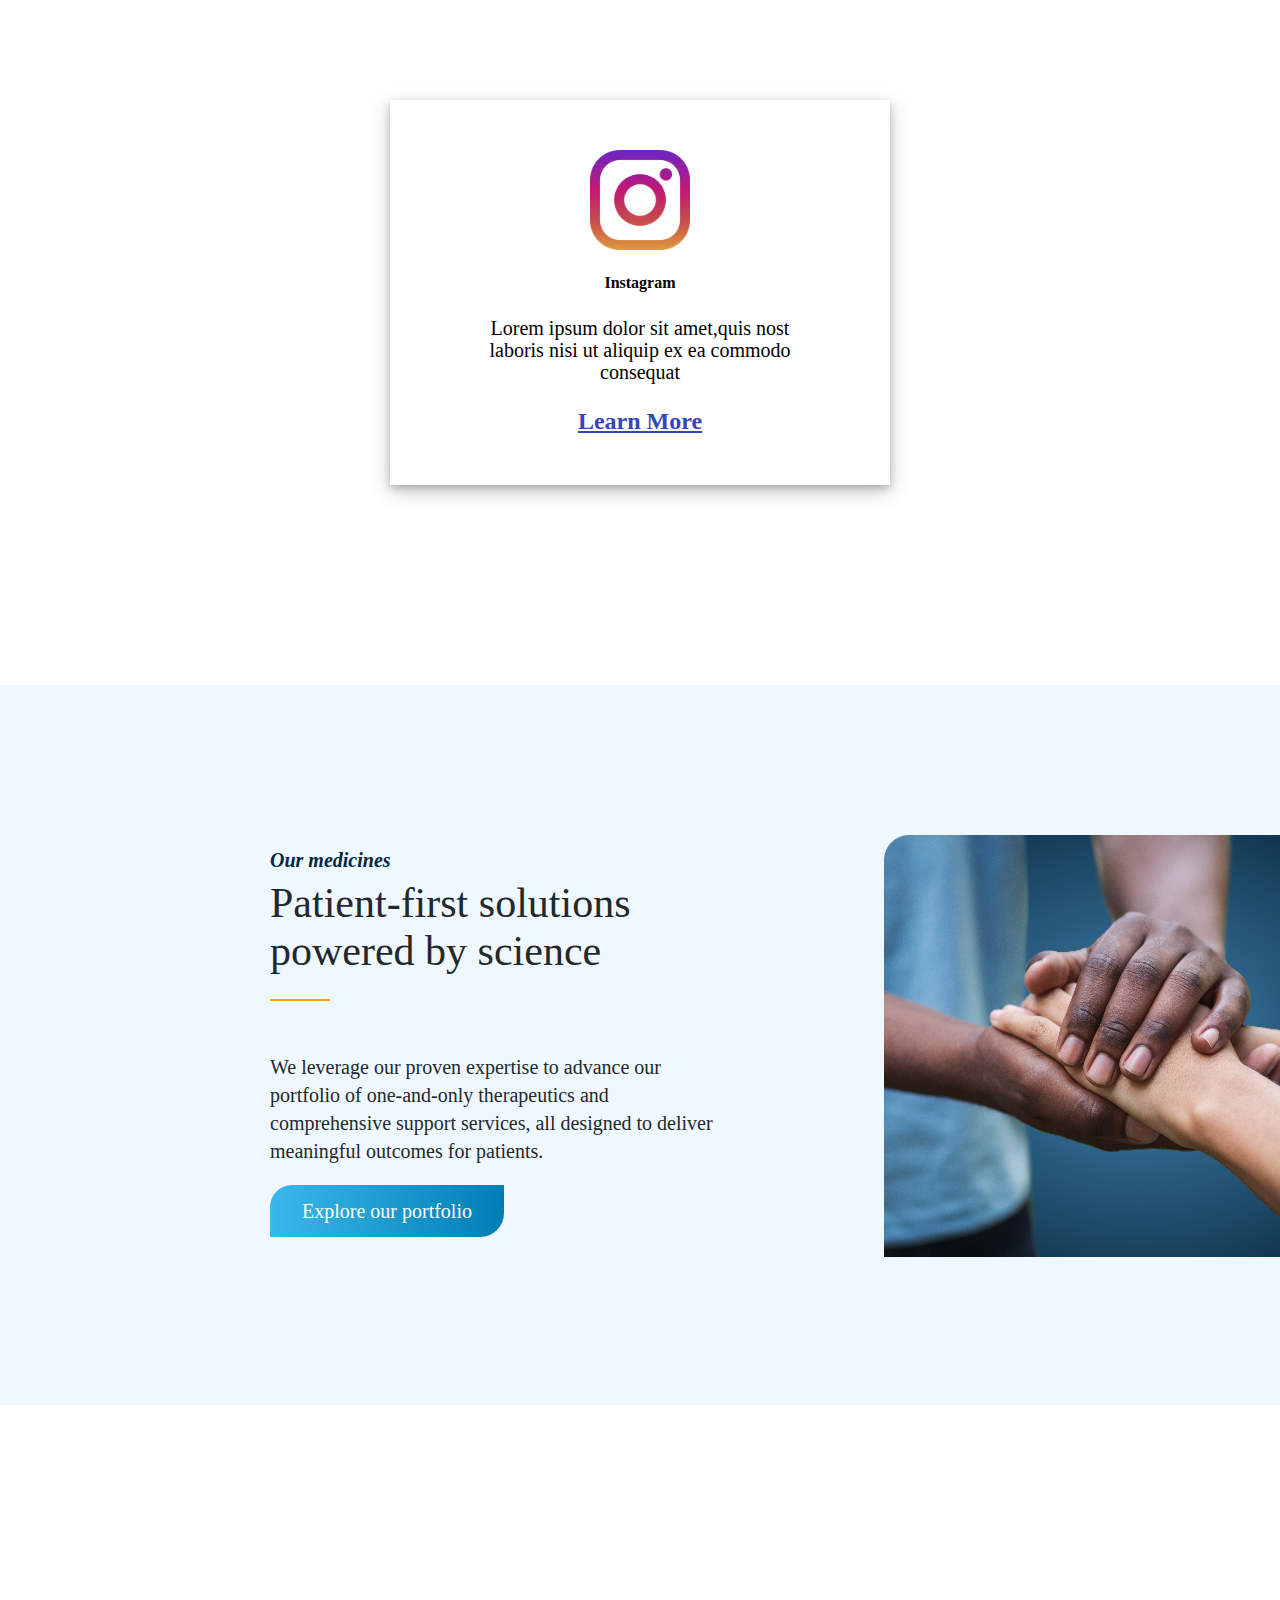
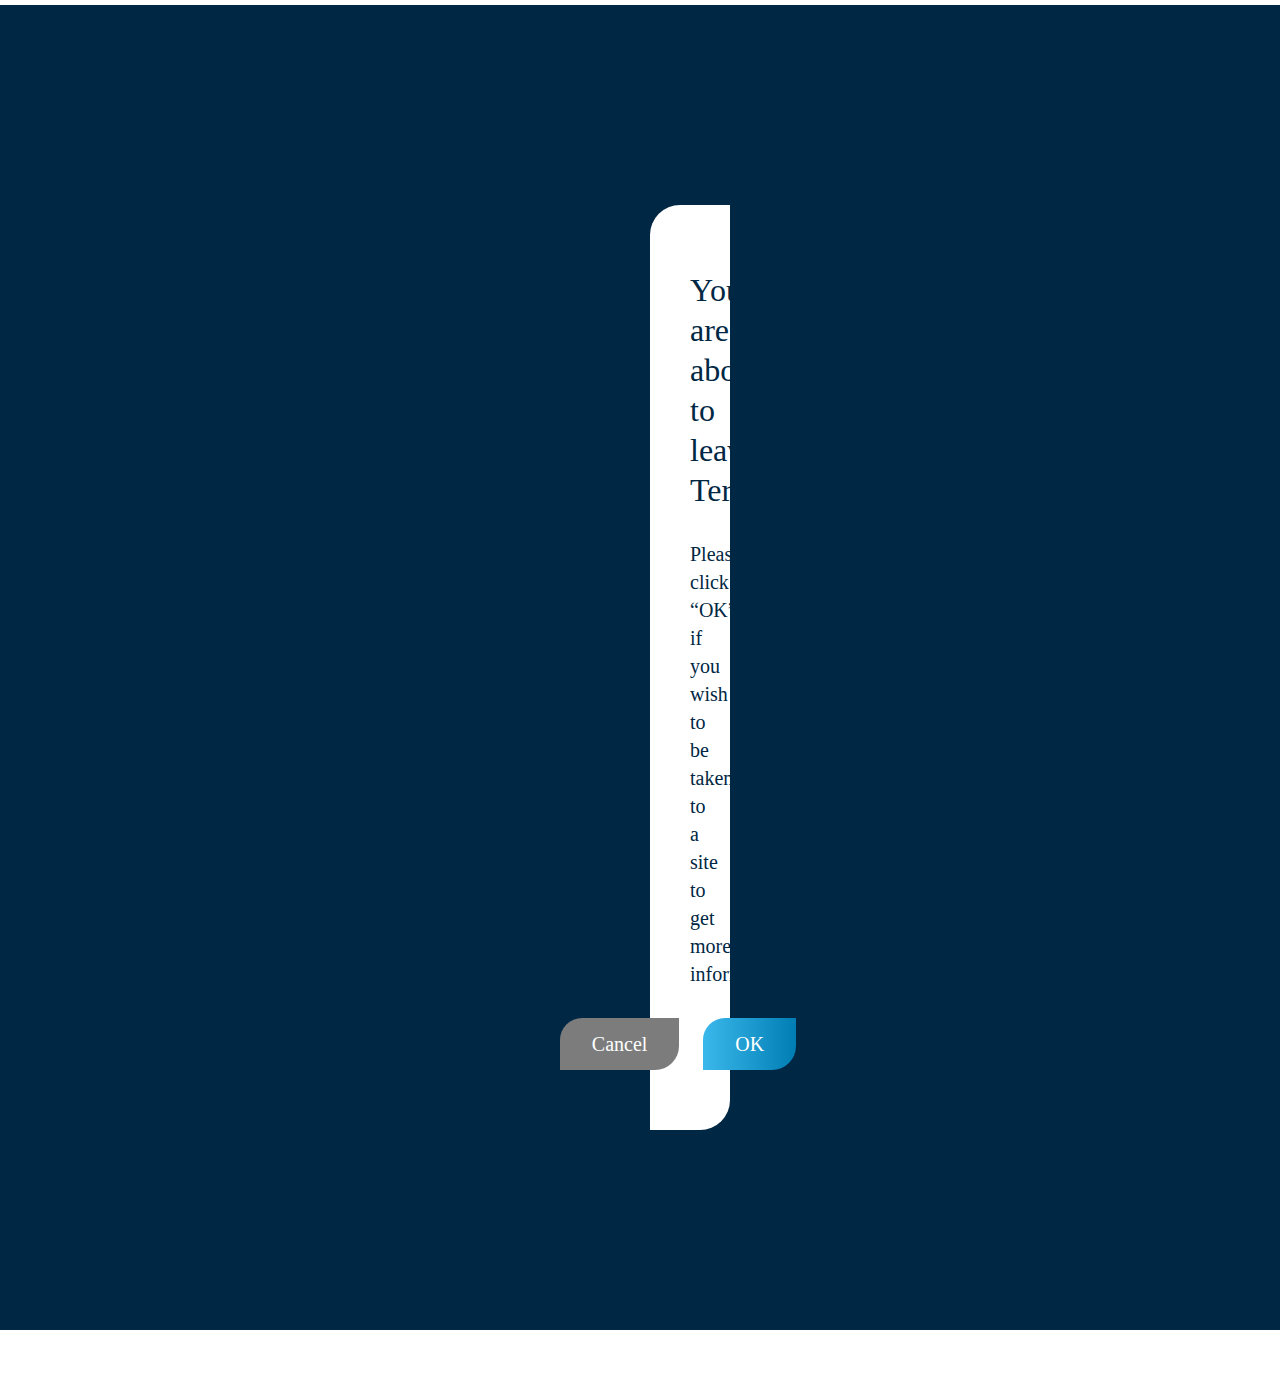
<file: components.html>
<!DOCTYPE html>
<html lang="en">
<head>
    <meta charset="UTF-8">
    <meta name="viewport" content="width=device-width, initial-scale=1.0">
    <title>Components</title>
    <link rel="stylesheet" href="components.css">
</head>
<body>
    <div class="container">
        <img src="images/instagram (1).png" alt="">
        <h1> Instagram </h1>
        <p>Lorem ipsum dolor sit amet,quis nost laboris nisi ut aliquip ex ea commodo consequat</p>
        <a href="#" class="links">Learn More</a>
    </div>
    <div class="container-flex">
        <div class="content">
            <h5>Our medicines</h5>
            <h1>Patient-first solutions powered by science</h1>
            <span class="seperator"></span>
            <p>We leverage our proven expertise to advance our portfolio of one-and-only therapeutics and comprehensive support services, all designed to deliver meaningful outcomes for patients.</p>
            <div class="call">
                <a href="#" class="btn">Explore our portfolio</a>
            </div>
        </div>
        <div class="image">
            <img src="images/hands image.png" alt="hands">
        </div>
    </div>


    <div class="container2">
        <div class="box">
            <span class="line"></span>
            <h2>You are about to leave TerSera.com </h2>
            <p>Please click “OK” if you wish to be taken to a site to get more information.</p>
            <div class="button">
                <a href="#" class="btn1">Cancel</a>
                <a href="#" class="btn1 btn2">OK</a>
            </div>

        </div>
    </div>
</body>
</html>
</file>
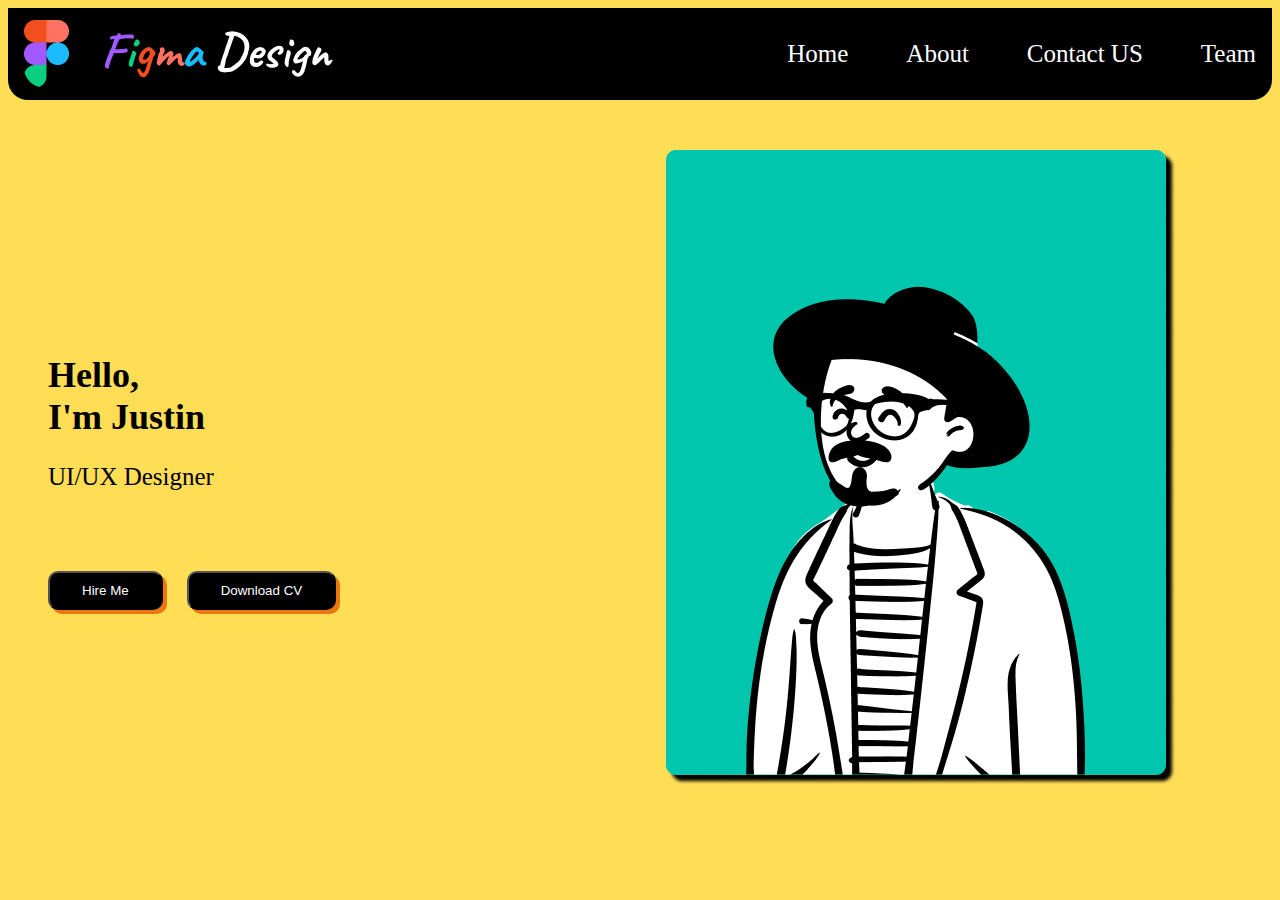
<file: portfolio sample.html>
<!DOCTYPE html>
<html lang="en">

<head>
    <meta charset="UTF-8">
    <meta name="viewport" content="width=device-width, initial-scale=1.0">
    <title>portfolio sample</title>
    <link rel="preconnect" href="https://fonts.googleapis.com">
<link rel="preconnect" href="https://fonts.gstatic.com" crossorigin>
<link href="https://fonts.googleapis.com/css2?family=Montserrat:ital,wght@0,100;0,200;0,300;0,400;0,500;0,600;0,700;0,800;0,900;1,100;1,200;1,300;1,400;1,500;1,600;1,700;1,800;1,900&family=Raleway:wght@100&family=Roboto:ital,wght@0,100;0,300;0,400;0,500;0,700;0,900;1,100;1,300;1,400;1,500;1,700;1,900&display=swap" rel="stylesheet">
    <link rel="stylesheet" href="portfolio sample.css">
</head>

<body>
    <div class="container">
        <div class="hero-section">
            <header class="nav-bar">
                <div class="col-1">
                    <div class="media">
                        <img src="images/figma-logo-vector.png" alt="">
                        <img src="images/Figma Design.png" alt="">
                    </div>
                    </div>
                    <div class="col-2">
                        <a href="#" class="home">Home</a>
                        <a href="#" class="about">About</a>
                        <a href="#" class="contact">Contact US</a>
                        <a href="#" class="team">Team</a>
                    </div>
                </div>
            </header>

            <section class="hero-content">
                <div class="content">
                    <div class="content-row1">    
                    <h1>Hello,</br>I'm Justin</h1>
                    <p>UI/UX Designer</p>
            
                    <div class="btn-wrap">
                        <button class="btn">Hire Me</button>
                        <button class="btn">Download CV</button>
                    </div>
                    </div>
                    <div class="content-row2">
                        <div class="media">
                            <img src="images/Image.png" alt="">
                        </div>
                    </div>
                </div>
            </section>

        </div>

    </div>

</body>

</html>
</file>
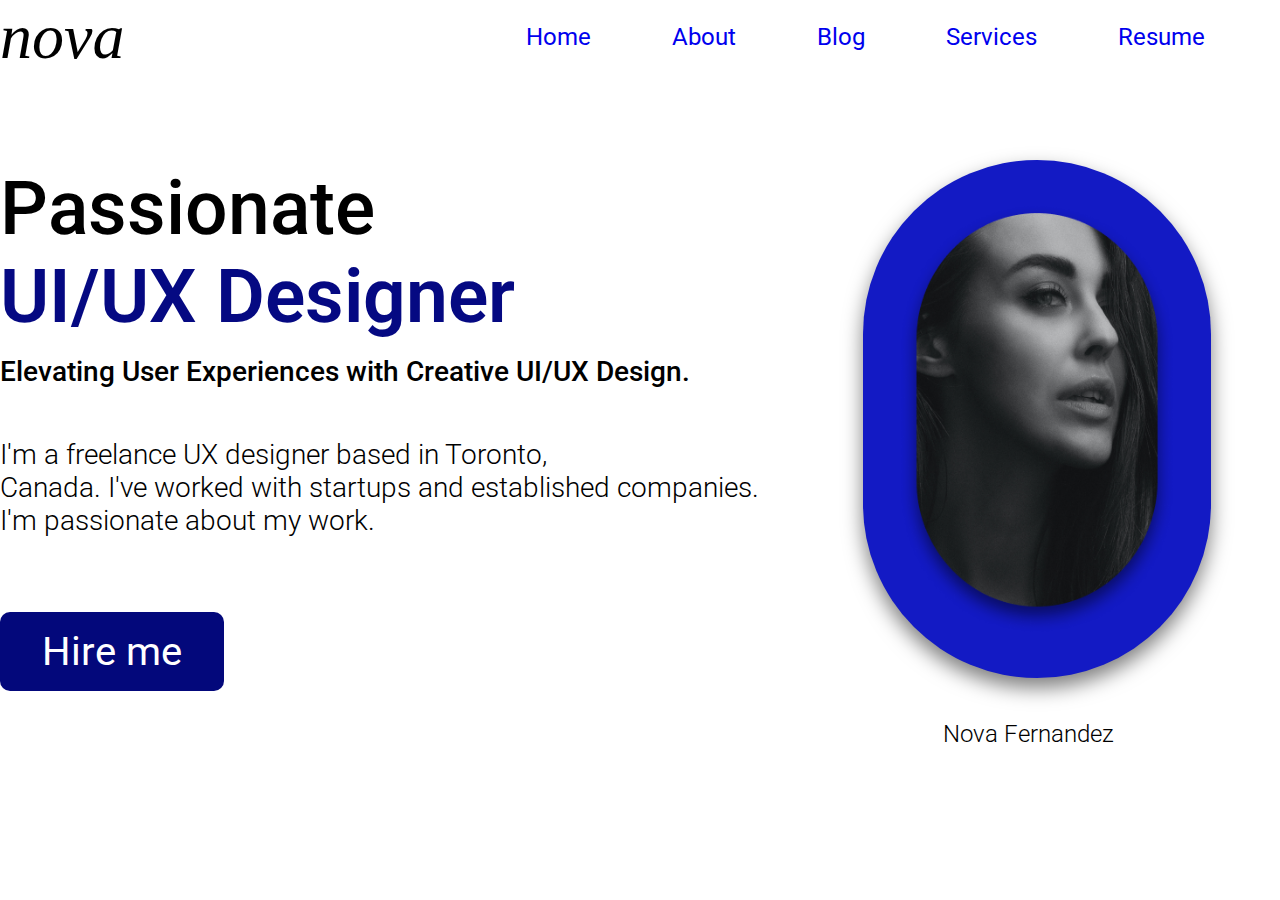
<file: portfolio.html>
<!DOCTYPE html>
<html lang="en">
<head>
    <meta charset="UTF-8">
    <meta name="viewport" content="width=device-width, initial-scale=1.0">
    <link rel="preconnect" href="https://fonts.googleapis.com">
<link rel="preconnect" href="https://fonts.gstatic.com" crossorigin>
<link href="https://fonts.googleapis.com/css2?family=Raleway:wght@100&family=Roboto:ital,wght@0,100;0,300;0,400;0,500;0,700;0,900;1,100;1,300;1,400;1,500;1,700;1,900&display=swap" rel="stylesheet">
    <link rel="stylesheet" href="portfolio.css">
    <title>Portfolio</title>
</head>
<body>
   <div class="container">

       <div class="header">
       <div class="logo">nova</div>
       <div class="nav-bar">
                <ul>
                    <a href="#">Home</a>
                    <a href="#">About</a>
                    <a href="#">Blog</a>
                    <a href="#">Services</a>
                    <a href="#">Resume</a>

                </ul>
            </div>
        </div>

        <div class="content">
            <div class="hero-section">
                <h1>Passionate<br>
                   <span class="hero"> UI/UX Designer</span>
                </h1>
                <h5>Elevating User Experiences with Creative UI/UX Design.</h5>
                <p>I'm a freelance UX designer based in Toronto,<br>
                    Canada. I've worked with startups and established companies.<br>
                    I'm passionate about my work.</p>
                    <div class="call">
                        <a href="#" class="btn">Hire me</a>
                    </div>
            </div>
            <div class="image-section">

                <div class="image">
                    <img src="images/Rectangle 8.png" alt="">
                    <div class="image-bg"></div>
                </div>
                
                <p> Nova Fernandez </p>
            </div>
        </div>
   </div>
</body>
</html>
</file>
<file: style.css>
*{
    margin: 0;
    box-sizing: border-box;
    padding: 0;
    font-family: 'Roboto', sans-serif;
}

p{
    
    color: #6B6868;
    font-size: 29px;
    font-style: normal;
    font-weight: 500;
    line-height: 45px;
    width: 762px;
    height: 187px;
    margin-top: 40px;
}



.container{
    max-width: 1310px;
    margin-left: auto;
    margin-right: auto;
    padding-left: 25px;
    padding-right: 25px;
}

.btn{
    display: inline-block;
    padding: 20px 30px;
    border: 5px solid #000000;
    text-decoration: none;
    color: #000000;
    margin-right: 38px;
    color: #000;
    font-size: 32px;
    font-style: normal;
    font-weight: 700;
    line-height: 24px;
    

}
.nav-bar ul li{
    display: inline-block;
    margin: 20px;
    font-weight: 700;
    color: #000;
    font-size: 30px;
    font-style: normal;
    line-height: normal;
}

.nav-bar ul li a{
    text-decoration: none;
    color: inherit;
}
ul{
    text-align: right;

}
h1{
    color:#000000;
    font-size: 80px;
    font-style: normal;
    font-weight: 700;
    line-height: 90px;
}
h1 svg{
    animation: mymove 1s infinite;
}
h2{
    color: #121212;
    font-size: 80px;
    font-style: normal;
    font-weight: 700;
    line-height: 90px;
}
.btn:hover{
    background-color: #000000;
    color: #ffffff;


}
.btn2{
    background-color: #000000;
    color: #ffffff;
}
.btn2:hover{
    background-color: #ffffff;
    color: #000000;
}
.container1{
    display:flex;
    max-width: 1310px;
    margin-left: auto;
    margin-right: auto;
    padding-left: 25px;
    padding-right: 25px;
    margin-top: 60px;
}
img{
    width: 490px;
    height: 580px;
    border-radius: 0 0 0 250px;
    border-color: #000000;
    border: 5px solid black;
    position: absolute;
}
.black-box{

    width: 490px;
    height: 580px;
    border-radius: 0 0 0 250px;
    background-color: #000000;
    z-index: -1;
    position: absolute;
    left: 15px;
    bottom: 25px;
}
.image-section{
    position: relative;
}

@keyframes mymove {
    0% {
        transform: rotate(-10deg);
    }
    50% {
        transform: rotate(10deg);
    }
    100% {
        transform: rotate(-10deg);
    }
  }
</file>
<file: AccentTx.css>
.container{
    width: 1440px;
    margin: 0 auto;
}
.container .hero-section{
    background-image: url(images/hero-desktop-background.png);
    background-repeat: no-repeat;

}
.container .hero-section .content h1{ 
    text-align: left;
    margin: 400px 555px 0px 138px;
    padding-bottom: 100px;
    font-size: 48px;
    color: #000101;
    text-align: left;
    font-weight: lighter;

}
.container .hero-section .media svg{
    margin-left: 44px;
    margin-top: 15px;
}
.hero-section-span{
    font-weight: 700;
}
.content{
    position: relative;
}
.content .approach-pipeline{
    display: flex;
}
.content .approach-pipeline .col-1{
    margin: 100px  50px  100px 138px ;
    justify-content: center;
}
/* .content .approach-pipeline .col-1*/ h2{
    font-size: 32px;
    text-align: left;
    font-style: bold;
    color: #8D6481;
    font-weight: 700;
    margin-bottom: 25px;
}
/* .content .approach-pipeline.col-1*/ p{
    font-size: 20px;
    font-style: normal;
    text-align: left;
    color:#000101;
    margin-bottom: 30px;
    line-height: 30px;
}
.content .approach-pipeline .col-1 .call{
    display: flex;
    gap: 10px;
}
/* .content .approach-pipeline .col-1 .call*/ a{ 
    text-decoration: none;
    font-size: 20px;
    font-weight: bold;
    text-align: left;
    color: #015365;

}
.container .content .team {
    display: flex;
    background-image: url(images/Home-TeamBackground.png);
    background-repeat: no-repeat;
    justify-content: center;
    margin-top: -55px;
}

.content .team .col-2{;
    margin-top: 150px;
    margin-left:-130px;
    margin-right: 120px;
    position:relative;

}
.content .team .col-2 .call{
    display: flex;
    gap: 95px;
}
.content .team .col-2 .call .link{
    display: inline-block;
}
.content .team .col-1{
    margin-top: 50px;
    position:relative;
}

.content .latest-news{
    display: flex;
    /* gap: 200px; */
    /* margin: 41px 140px 100px 138px; */
}
.latest-news .col-1 .media img{
    width: 240px;
    height: 430px;
    margin-top: 200px;
}
.latest-news .content-col{
    display: flex;
    margin-left: -80px; 
    margin-top: 55px;
    gap: 150px;
}
.latest-news .content-col .col-2{
    /* margin-right: 250px; */
}
.latest-news .content-col .col-2 .link{
    width: 400px;
}
.latest-news .content-col h5{
    font-size: 20px;
    font-weight: bold;
    margin-bottom: 18px;
}
.latest-news .content-col p{
    font-size: 36px;
    font-weight: 100;
    font-style: normal;
    margin-bottom: 30px;
    margin-right: 130px;
}
.latest-news .content-col .col-3{
    padding-bottom: 50px;
}
.latest-news .col-3 .row-1{
    margin-bottom: 50px;
}
.hero-section .nav-bar .media img{
    fill: #534A46;
}
/* footer css */

.container .footer-section{
    background-color: black;
}
.container .footer{
    margin-left: 140px;
    margin-right: 140px;
}
.footer .hor-1{
    width: 100%;
    height: 1px;
    background-color: #ffffff;
    display: inline-block; 
    margin-bottom:20px ;
    margin-top: 20px;
    /* border: 0.5px solid #ffffff; */
}
.footer .col-2{
    display: flex;
}
.footer .col-2 .row-1{
    margin-right: 80px;
}
.footer .col-2 .row-1 p{
    color: #ffffff;
    font-size: 16px;
    text-align: left;
}
.footer .col-2 .row-1 .social{
    display: flex;
    gap:30px;
}
.footer .col-2 .row-2 .contact{
    margin-bottom: 20px;
}

.footer .col-2 .row-2 p{
    font-size: 16px;
    font-style: normal;
    color: #ffffff;
    line-height: 10px;
    margin-bottom: 10px;
}
.footer .col-2 .row-2 a{
    text-decoration: underline;
    color: #ffffff;
    font-size: 16px;
}
.footer .col-2 .row-2 .contact{
   margin-bottom: 25px;
   margin-right: 80px;
}

.footer-section .col-1 .media{
    padding-top: 35px;
}

.footer .col-2 .row-3{
    border-left: 1px solid #ffffff;
    padding: 20px 40px 20px 0;
    height: 150px;
}
.footer .col-2 .row-4{
    display:flex;
    align-items: center;
    gap: 25px;
}
.footer .col-2 .row-4 p{
    color: #ffffff;
    font-size: 16px;
    text-align:left;
}
.footer .hor-2{
    width: 100%;
    height: 1px;
    background-color: #ffffff;
    display: inline-block; 
    margin-bottom:20px ;
    margin-top: 20px;
}
.footer .col-3{
    display: flex;
    align-items: center;
    /* margin-top: 20px; */
    gap: 580px;
}
.footer .col-3 .row-1 p{
    color: #ffffff;
    font-size: 16px;
    margin-bottom: 40px;
    line-height: 0px;
}
.footer .col-3 .row-2 a{
    text-decoration: underline;
    color: #ffffff;
    font-size: 16px;
    font-weight: bold;
}
.footer .col-3 .row-2{
    display: flex;
    gap: 25px;
    align-items: left;
    margin-bottom: 30px;
}
</file>
<file: approch.css>
.container{
    width: 1440px;
    margin: 0 auto;
}
h2{
    font-size: 32px;
    color: #8D6481;
    margin-bottom: 25px;
    font-weight: bold;
}
p{
    font-size: 20px;
    color: #000101;
    line-height: 30px;
    font-style: normal;
}
/* hero-section */
.hero-section{
    background-image: url(images/Hero.png);
    background-repeat: no-repeat;
    width: 100%;
    min-height: 484px;
}
.hero-section .media{
    margin-left: 44px;
    /* margin-top: 15px; */
    padding-top: 15px;
}
/* our approach section */
.our-approach .content{
    display: flex;
    gap: 50px;
    padding-right: 140px;
}
.our-approach .content .row-2{
     margin-top: 100px; 
}

/* platform and capabilities */
.platform{
    background-image: url(images/platformbg.png);
}
.platform .content h2{
    padding-top: 100px;
    margin-left: 140px;
}
.platform .content p{
    margin: 0px 725px 50px 140px;
}
.platform .content .media{
    padding-left: 140px;
    padding-bottom:100px;
}
/* pipeline */
.pipeline .content .col-1{
    display: flex;
}
.pipeline .content .col-1 .row-1{
    /* padding-top: 100px;
    padding-left: 140px; */
    padding: 100px 135px 50px 140px;
}
.pipeline .content .col-2{
    display: flex;
    gap: 165px;
    padding-left:250px ;
}
.pipeline .content .col-2 h3{
    color: black;
    font-size: 20px;
    font-weight: bold;
}
.pipeline .content .col-3{
    width: 1160px;
    height: 1px;
    background-color: #000101;
    display: inline-block; 
    margin-left: 140px;
    margin-bottom:20px ;
    margin-top: 20px;
}
.pipeline .content .content-drop .col-4{
    padding-left: 140px;
    padding-right: 140px;
}

.pipeline .content .content-drop .col-4 .head{
    display: flex;
    align-items: center;

}
.pipeline .content .content-drop .col-4 .head img{
    width: 26px;
    height: 26px;
}
.pipeline .content .content-drop .col-4 .discription{
   padding-left: 45px;

}
.pipeline .content .content-drop .col-4 .head h4{
  padding-left: 20px;
  padding-right: 150px;
}
</file>
<file: components.css>
*{
    margin: 0;
    box-sizing: border-box;
    padding: 0;
    font: var(--unnamed-font-style-italic) normal var(--unnamed-font-weight-600) var(--unnamed-font-size-20)/var(--unnamed-line-spacing-26) var(--unnamed-font-family-freightmacro-pro);
}
.container{
    max-width: 500px;
    text-align: center;
    margin: auto;
    padding: 50px;
    margin-top: 100px;
    background-color:white;
   /* box-shadow: 4px 4px 4px 2px #808080; */
   box-shadow: 0 4px 8px 0 rgba(0, 0, 0, 0.2), 0 6px 20px 0 rgba(0, 0, 0, 0.19);
}

.container img{
    height: 100px;
    width: 100px;
}
.container p{
    margin: 25px;
    font-size: 20px;
    line-height: 22px;
}
.container h1{
    margin-top: 20px;
    font-weight: bold;
}
a{
    font-size: 24px;
    color: #3944BC;
    font-weight: bold;
}
.container-flex{
    display: flex;
    margin-top: 200px;
    margin-bottom: 200px;
    background-color: aliceblue;
    padding: 150px;
}
.content{
    margin-right: 100px;
    margin-left: 120px;

}
.content h5{
    
    width: 128px;
    height: 20px;
    text-align: left;
    font: italic normal 600 20px/26px FreightMacro Pro;
    color: #002743;
    margin-top: 12px;
}
.content h1{
    width:474px;
    height:100px;
    text-align: left;
    font: normal normal normal 42px/48px Soleil;
    color: #22282C;
    margin-top: 12px;
}
.content p{
    width: 455px;
    height: 100px;
    text-align: left;
    font: normal normal 300 20px/28px Soleil;
    color: #22282C;
    margin-top: 28px;
    margin-bottom: 32px ;
}
.image{
    width: 500px;
    height: 420px;
    padding-left: 40px ;
}
.btn{
    background-image: linear-gradient(to right, #3BB8EB , #007DB3);;
    color: white;
    padding: 12px 32px;
    text-decoration: none;
    border-radius: 22px 0px 24px 0px;
    display: inline-block;
    font: normal normal 300 20px/28px Soleil;
}

.content .seperator{
    display: inline-block;
    width: 60px;
    height: 2px;
    margin: 20px 0px;
    background-color: orange;
}




/* sept 1 new components made */

.container2{
    margin: 50px auto;
    padding: 200px 650px;
  background-color:#002743 ;
}
.container2 h2{
    
    font: normal normal normal 32px/40px Soleil;
    color: #002743;
    text-align: center;
}
.container2 p{

    font: normal normal 300 20px/28px Soleil;
    color: #002743;
    text-align: center;
    padding: 30px 0px;

}
.btn1{
    background-color: #7C7C7C;
    color: white;
    padding: 12px 32px;
    text-decoration: none;
    border-radius: 22px 0px 24px 0px;
    display: inline-block;
    font: normal normal 300 20px/28px Soleil;
    width: 154px;
    text-align: center;
    margin-right: 24px;

}

.btn2 {
    background-image: linear-gradient(to right, #3BB8EB , #007DB3);
    
}
.btn2:hover {
    box-shadow: 0 12px 16px 0 rgba(0,0,0,0.24),0 17px 50px 0 rgba(0,0,0,0.19);
}
.button{
    display: flex;
    justify-content: center;
}
.box{
    padding: 60px 40px;
    background-color: #ffffff;
    border-radius: 30px 0px 30px 0px;
}
.line{
    position: relative;
    top: -60px;
    left: 25%;
    width: 50%;
    background-color: black;
    height: 5px;
    display: flex;
}
</file>
<file: portfolio sample.css>
body{
    background: #FD5;;
}

.nav-bar .media{
    display: flex;
    gap: 35px;
    align-items: center;
}

.hero-section .nav-bar{
    display: flex;
    align-items: center;
    justify-content:space-between ;
    background-color: black;
    border-radius: 0 0 20px 20px ;
    padding: 12px 16px;
}
.hero-section .nav-bar .col-2 a{
    text-decoration: none;
    color: #ffffff;
    font-size: 25px;
}
.nav-bar .col-2{
    display: flex;
    gap: 58px;
}
.hero-content .content{
    padding: 50px 40px;
    display: flex;
    gap: 130px;
}
.hero-content .content .content-row1 h1{
    font-size: 36px;
    font-weight: 700;
}
.hero-content .content .content-row1 p{
    font-size: 25px;
}
.hero-content .content .btn-wrap .btn{
    background-color: black;
    color: #ffffff;
    padding: 10px 32px;
    box-shadow: 4px 4px 0 0  #EB7711;
    border-radius: 10px;
    margin-right: 20px;
}
.hero-content .content .btn-wrap{
    padding-top: 55px;
}
.hero-content{
    background: #FD5;
}
.content .content-row1{
    margin-top: 180px;
    margin-right: 180px;
}
</file>
<file: portfolio.css>
*{  
    margin: 0;
    box-sizing: border-box;
    padding: 0;
}
body{
    font-family: 'Roboto', sans-serif;
}
.container{
    max-width: 1310px;
    margin:0px auto;
}
.header{
    display: flex;
    align-items: center;
    justify-content: space-between;
}
.container .logo{
    color: #000000;
    font-family: Leckerli One;
    font-size: 64px;
    font-style: italic;
    font-weight: 400;
    line-height: normal;
}

ul{
    color: #000;
    font-size: 24px;
    font-style: normal;
    font-weight: 400;
    line-height: normal;
    text-align: right;
}
.nav-bar ul a{
    margin-right: 75px;
}
 h1{
    color: #000;
    font-size: 75px;
    font-style: normal;
    font-weight: 500;
    line-height: normal; 
    margin-bottom: 15px;
    margin-top: 90px;
}
.container .content .hero-section .hero{
    color: #050982;
    font-size: 75px;
    font-weight: 600;
}
.container .content .hero-section h5{
    color: #000;
    font-size: 28px;
    font-style: normal;
    font-weight: 500;
    line-height: normal;
    margin-bottom: 50px;
}
.container .content .hero-section p{
    color: #000;
    font-size: 28px;
    font-style: normal;
    font-weight: 300;
    line-height: normal; 
    margin-bottom: 75px;
}
a{
    text-decoration: none;
}
.call .btn{
    color: #FFF;
    font-size: 40px;
    font-style: normal;
    display: inline-block;
    line-height: normal;
    border-radius: 10px;
    background: #03087B;
    color: #ffffff;
    padding: 16px 42px;
}
.content{
    display: flex;
}

img{
    position: absolute;
    width: 276px;
    height: 430px;
    margin: 44px 36px 44px 36px;
}
.image .image-bg{
    width: 348px;
    height: 518px;
    border-radius: 239.5px;
    background: #131AC4;
    box-shadow: 0px 10px 20px 0px rgba(0, 0, 0, 0.50);
    position: absolute;
    z-index: -1;
}
.image{
    position: relative;

}
.image-section{
    padding-left: 104px;
    padding-top: 86px;

}
.image-section p{
    color: #000;
    text-align: center;
    font-size: 24px;
    font-style: normal;
    font-weight: 300;
    margin-top: 560px;
    margin-left: 80px;
}
</file>
